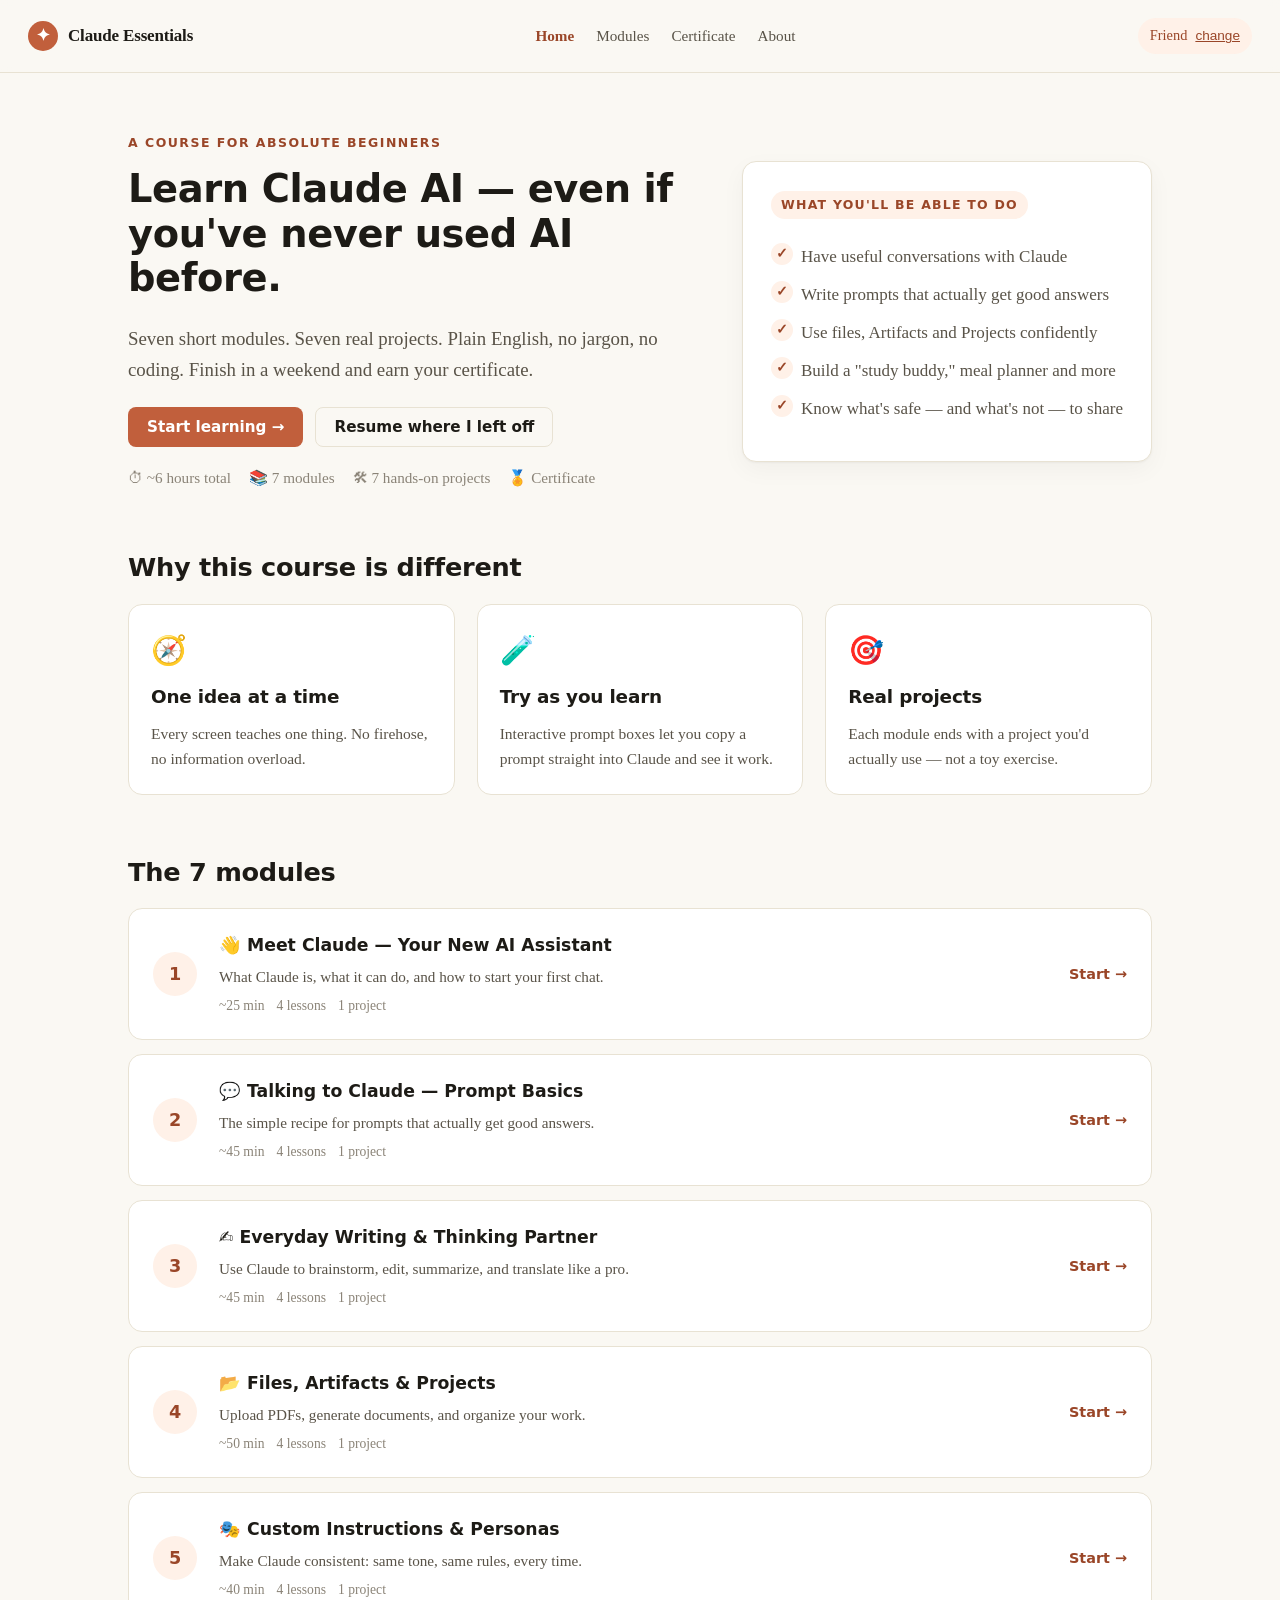
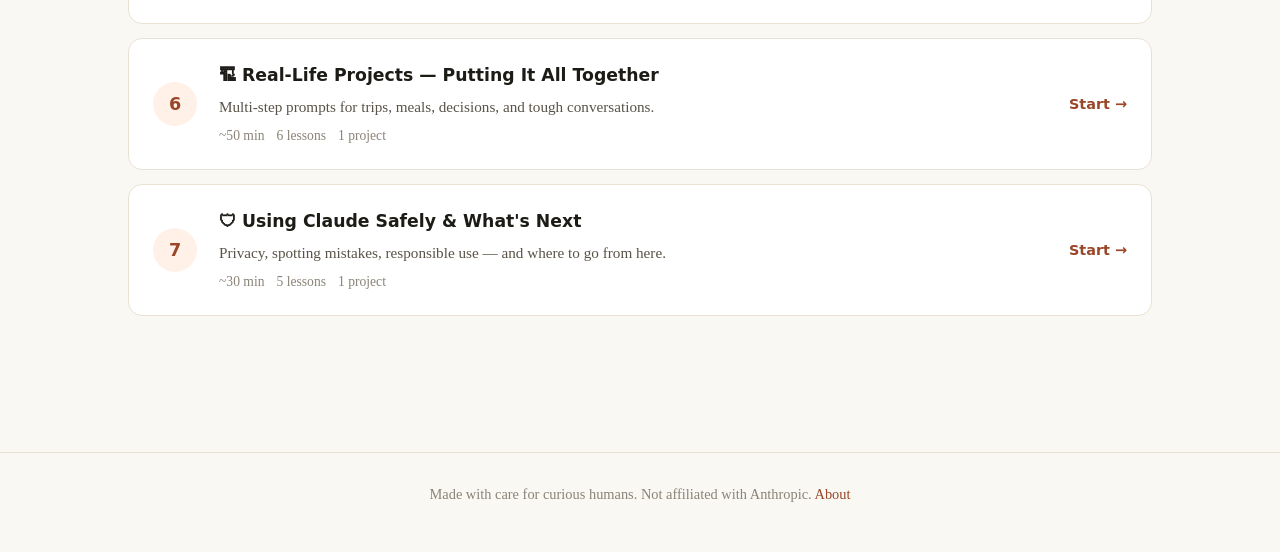
<file: claude-course/index.html>
<!DOCTYPE html>
<html lang="en">
<head>
<meta charset="UTF-8" />
<meta name="viewport" content="width=device-width, initial-scale=1.0" />
<title>Claude AI Essentials — A Beginner's Course</title>
<meta name="description" content="A friendly, hands-on course that teaches anyone how to use Claude AI — no tech background needed." />
<link rel="stylesheet" href="styles.css" />
</head>
<body>

<!-- ============ TOP NAV ============ -->
<header class="topbar">
  <div class="brand">
    <span class="brand-mark">✦</span>
    <span class="brand-name">Claude Essentials</span>
  </div>
  <nav class="topnav">
    <a href="#home" data-route="home">Home</a>
    <a href="#modules" data-route="modules">Modules</a>
    <a href="#certificate" data-route="certificate">Certificate</a>
    <a href="#about" data-route="about">About</a>
  </nav>
  <div class="learner-chip" id="learnerChip" hidden>
    <span id="learnerName">Friend</span>
    <button class="link-btn" id="changeNameBtn" title="Change name">change</button>
  </div>
</header>

<main id="app"><!-- views injected here --></main>

<footer class="footer">
  <p>Made with care for curious humans. Not affiliated with Anthropic. <a href="#about" data-route="about">About</a></p>
</footer>

<!-- ============ TEMPLATES ============ -->

<!-- HOME -->
<template id="tpl-home">
  <section class="hero">
    <div class="hero-inner">
      <p class="eyebrow">A course for absolute beginners</p>
      <h1>Learn Claude AI — even if you've never used AI before.</h1>
      <p class="lede">Seven short modules. Seven real projects. Plain English, no jargon, no coding. Finish in a weekend and earn your certificate.</p>
      <div class="hero-actions">
        <button class="btn btn-primary" id="startBtn">Start learning →</button>
        <button class="btn btn-ghost" id="resumeBtn" hidden>Resume where I left off</button>
      </div>
      <div class="hero-meta">
        <span>⏱ ~6 hours total</span>
        <span>📚 7 modules</span>
        <span>🛠 7 hands-on projects</span>
        <span>🏅 Certificate</span>
      </div>
    </div>
    <div class="hero-card">
      <div class="hero-card-inner">
        <div class="card-pill">What you'll be able to do</div>
        <ul class="checklist">
          <li>Have useful conversations with Claude</li>
          <li>Write prompts that actually get good answers</li>
          <li>Use files, Artifacts and Projects confidently</li>
          <li>Build a "study buddy," meal planner and more</li>
          <li>Know what's safe — and what's not — to share</li>
        </ul>
      </div>
    </div>
  </section>

  <section class="section">
    <h2>Why this course is different</h2>
    <div class="three-up">
      <div class="feature">
        <div class="feature-emoji">🧭</div>
        <h3>One idea at a time</h3>
        <p>Every screen teaches one thing. No firehose, no information overload.</p>
      </div>
      <div class="feature">
        <div class="feature-emoji">🧪</div>
        <h3>Try as you learn</h3>
        <p>Interactive prompt boxes let you copy a prompt straight into Claude and see it work.</p>
      </div>
      <div class="feature">
        <div class="feature-emoji">🎯</div>
        <h3>Real projects</h3>
        <p>Each module ends with a project you'd actually use — not a toy exercise.</p>
      </div>
    </div>
  </section>

  <section class="section">
    <h2>The 7 modules</h2>
    <ol class="module-list" id="homeModuleList"></ol>
  </section>
</template>

<!-- ONBOARDING -->
<template id="tpl-onboard">
  <section class="card center-card">
    <h2>Welcome 👋</h2>
    <p class="muted">First, what should we call you? Your name will appear on your certificate.</p>
    <input type="text" id="nameInput" placeholder="e.g. Maria Tan" maxlength="60" />
    <p class="hint">Stored only on this device. Nothing is sent anywhere.</p>
    <div class="row-end">
      <button class="btn btn-primary" id="saveNameBtn">Let's begin →</button>
    </div>
  </section>
</template>

<!-- MODULES LIST -->
<template id="tpl-modules">
  <section class="section">
    <h1>All modules</h1>
    <p class="muted">Complete each module's quiz and project to unlock the next.</p>
    <div class="progress-overall">
      <div class="progress-bar"><div class="progress-fill" id="overallFill"></div></div>
      <span id="overallText">0 of 7 complete</span>
    </div>
    <ol class="module-list" id="modulesList"></ol>
  </section>
</template>

<!-- MODULE DETAIL -->
<template id="tpl-module">
  <section class="module-page">
    <a href="#modules" data-route="modules" class="back-link">← All modules</a>
    <header class="module-header">
      <span class="module-num" id="modNum"></span>
      <h1 id="modTitle"></h1>
      <p class="module-intro" id="modIntro"></p>
      <div class="module-meta">
        <span id="modDuration"></span>
        <span id="modIcon"></span>
      </div>
    </header>

    <nav class="lesson-tabs" id="lessonTabs"></nav>

    <article class="lesson-body" id="lessonBody"></article>

    <section class="card quiz-card" id="quizCard">
      <h2>📝 Module quiz</h2>
      <p class="muted">Get 4 out of 5 to pass. You can retry any time.</p>
      <div id="quizContainer"></div>
      <div class="row-end">
        <button class="btn btn-primary" id="submitQuizBtn">Submit answers</button>
      </div>
      <div id="quizResult" class="quiz-result" hidden></div>
    </section>

    <section class="card project-card" id="projectCard">
      <h2>🛠 Your project</h2>
      <h3 id="projTitle"></h3>
      <p id="projDesc"></p>
      <div class="prompt-box">
        <div class="prompt-box-header">
          <span>Starter prompt</span>
          <button class="btn btn-tiny" data-copy-target="projPrompt">Copy</button>
          <a class="btn btn-tiny" id="projOpenClaude" href="https://claude.ai/new" target="_blank" rel="noopener">Open Claude →</a>
        </div>
        <pre id="projPrompt"></pre>
      </div>
      <h4>Steps to complete</h4>
      <ul class="checklist editable" id="projChecklist"></ul>
      <label class="done-line">
        <input type="checkbox" id="projDone" />
        I completed this project
      </label>
    </section>

    <div class="module-footer">
      <button class="btn btn-ghost" id="prevModBtn">← Previous</button>
      <button class="btn btn-primary" id="nextModBtn">Next module →</button>
    </div>
  </section>
</template>

<!-- CERTIFICATE -->
<template id="tpl-certificate">
  <section class="section">
    <h1>Your certificate</h1>
    <p class="muted" id="certStatus"></p>

    <div class="cert-wrap">
      <div class="certificate" id="certificate">
        <div class="cert-border">
          <div class="cert-inner">
            <div class="cert-seal">✦</div>
            <p class="cert-eyebrow">Certificate of Completion</p>
            <h2 class="cert-title">Claude AI Essentials</h2>
            <p class="cert-presented">This certifies that</p>
            <p class="cert-name" id="certName">Your Name</p>
            <p class="cert-presented">has successfully completed all seven modules,<br/>quizzes and hands-on projects of the<br/><strong>Claude AI Essentials — Beginner's Course</strong>.</p>
            <div class="cert-meta">
              <div>
                <p class="cert-label">Completed</p>
                <p class="cert-value" id="certDate">—</p>
              </div>
              <div>
                <p class="cert-label">Duration</p>
                <p class="cert-value">Approx. 6 hours</p>
              </div>
              <div>
                <p class="cert-label">Verification ID</p>
                <p class="cert-value mono" id="certId">—</p>
              </div>
            </div>
            <div class="cert-sig">
              <div class="cert-sig-line"></div>
              <p class="cert-sig-label">Claude Essentials Course</p>
            </div>
            <p class="cert-foot">An independent learning project. Not affiliated with Anthropic.</p>
          </div>
        </div>
      </div>
    </div>

    <div class="row-end no-print">
      <button class="btn btn-ghost" id="printCertBtn">🖨 Print / Save as PDF</button>
    </div>
  </section>
</template>

<!-- ABOUT -->
<template id="tpl-about">
  <section class="section narrow">
    <h1>About this course</h1>
    <p>Claude Essentials is a free, open, hands-on course that teaches non-technical people how to get the most out of Claude — the AI assistant by Anthropic.</p>
    <h3>Who it's for</h3>
    <ul>
      <li>Someone who's never used AI and wants a gentle start.</li>
      <li>A professional who wants real productivity wins, not abstract theory.</li>
      <li>A student, parent, or hobbyist exploring what AI can do for daily life.</li>
    </ul>
    <h3>How it works</h3>
    <ul>
      <li>Read short, plain-English lessons.</li>
      <li>Try interactive prompts that open directly in Claude.</li>
      <li>Pass a 5-question quiz at the end of each module.</li>
      <li>Complete a real project (you'll keep what you build).</li>
      <li>Earn a printable certificate at the end.</li>
    </ul>
    <h3>Your privacy</h3>
    <p>Your name and progress are saved only in your browser (localStorage). Nothing is uploaded anywhere. Clear your browser data and it's gone.</p>
    <h3>Reset</h3>
    <p>If you'd like a clean start, you can erase all progress.</p>
    <button class="btn btn-danger" id="resetBtn">Reset all progress</button>
  </section>
</template>

<script src="content.js"></script>
<script src="app.js"></script>
</body>
</html>
</file>
<file: claude-course/styles.css>
/* ============ Base ============ */
* { box-sizing: border-box; }
:root {
  --bg: #faf8f3;
  --bg-card: #ffffff;
  --ink: #1d1b16;
  --ink-soft: #595348;
  --muted: #8a8377;
  --accent: #c15f3c;       /* warm terracotta — Anthropic-ish */
  --accent-dark: #9a4628;
  --accent-soft: #fff1e8;
  --border: #e8e2d3;
  --good: #2f7d52;
  --bad: #b13a3a;
  --shadow: 0 1px 2px rgba(0,0,0,0.04), 0 8px 24px rgba(0,0,0,0.04);
  --radius: 14px;
  --radius-sm: 8px;
}
html, body { margin: 0; padding: 0; }
body {
  font-family: ui-serif, Georgia, 'Iowan Old Style', 'Apple Garamond', Baskerville, 'Times New Roman', serif;
  color: var(--ink);
  background: var(--bg);
  line-height: 1.65;
  font-size: 17px;
}
h1, h2, h3, h4 { font-family: ui-sans-serif, system-ui, -apple-system, "Segoe UI", Roboto, "Helvetica Neue", Arial, sans-serif; letter-spacing: -0.01em; }
h1 { font-size: 2.4rem; line-height: 1.15; margin: 0 0 0.6em; }
h2 { font-size: 1.6rem; margin: 1.6em 0 0.6em; }
h3 { font-size: 1.15rem; margin: 1.2em 0 0.4em; }
p { margin: 0 0 1em; }
a { color: var(--accent-dark); text-decoration: none; }
a:hover { text-decoration: underline; }
code, pre, .mono { font-family: ui-monospace, SFMono-Regular, "SF Mono", Menlo, Consolas, "Liberation Mono", monospace; }
.muted { color: var(--muted); }
.hint { color: var(--muted); font-size: 0.9rem; }

/* ============ Topbar ============ */
.topbar {
  display: flex; align-items: center; justify-content: space-between;
  padding: 18px 28px;
  border-bottom: 1px solid var(--border);
  background: rgba(250,248,243,0.85);
  backdrop-filter: blur(6px);
  position: sticky; top: 0; z-index: 50;
}
.brand { display: flex; align-items: center; gap: 10px; }
.brand-mark {
  display: inline-flex; align-items: center; justify-content: center;
  width: 30px; height: 30px; border-radius: 50%;
  background: var(--accent); color: #fff; font-weight: 700;
}
.brand-name { font-weight: 600; letter-spacing: -0.01em; }
.topnav { display: flex; gap: 22px; }
.topnav a { color: var(--ink-soft); font-size: 0.95rem; }
.topnav a.active { color: var(--accent-dark); font-weight: 600; }
.learner-chip {
  display: flex; align-items: center; gap: 8px;
  background: var(--accent-soft); color: var(--accent-dark);
  padding: 6px 12px; border-radius: 999px; font-size: 0.9rem;
}
.link-btn { background: transparent; border: none; color: var(--accent-dark); cursor: pointer; font-size: 0.85rem; padding: 0; text-decoration: underline; }

/* ============ Layout ============ */
main { max-width: 1080px; margin: 0 auto; padding: 36px 28px 80px; }
.section { margin: 56px 0; }
.section.narrow { max-width: 720px; }
.footer { text-align: center; padding: 30px 20px; color: var(--muted); font-size: 0.9rem; border-top: 1px solid var(--border); }

/* ============ Hero ============ */
.hero {
  display: grid; grid-template-columns: 1.4fr 1fr; gap: 40px;
  align-items: center; margin-top: 24px;
}
@media (max-width: 820px) { .hero { grid-template-columns: 1fr; } }
.eyebrow {
  text-transform: uppercase; letter-spacing: 0.12em; font-size: 0.78rem;
  color: var(--accent-dark); font-weight: 600; margin: 0 0 14px;
  font-family: ui-sans-serif, system-ui, sans-serif;
}
.lede { font-size: 1.18rem; color: var(--ink-soft); }
.hero-actions { display: flex; gap: 12px; margin: 22px 0 18px; flex-wrap: wrap; }
.hero-meta { display: flex; gap: 18px; flex-wrap: wrap; color: var(--muted); font-size: 0.95rem; }
.hero-card {
  background: var(--bg-card);
  border: 1px solid var(--border);
  border-radius: var(--radius);
  box-shadow: var(--shadow);
  padding: 28px;
}
.card-pill {
  display: inline-block;
  background: var(--accent-soft); color: var(--accent-dark);
  font-size: 0.78rem; text-transform: uppercase; letter-spacing: 0.1em;
  padding: 4px 10px; border-radius: 999px; margin-bottom: 14px;
  font-family: ui-sans-serif, system-ui, sans-serif; font-weight: 600;
}

/* ============ Buttons ============ */
.btn {
  font-family: ui-sans-serif, system-ui, sans-serif;
  font-size: 0.95rem; font-weight: 600;
  padding: 10px 18px; border-radius: var(--radius-sm);
  border: 1px solid transparent; cursor: pointer;
  transition: transform 0.05s ease, background 0.15s ease, color 0.15s ease, border 0.15s ease;
  display: inline-flex; align-items: center; gap: 8px; text-decoration: none;
}
.btn:active { transform: translateY(1px); }
.btn-primary { background: var(--accent); color: #fff; }
.btn-primary:hover { background: var(--accent-dark); text-decoration: none; }
.btn-ghost { background: transparent; color: var(--ink); border-color: var(--border); }
.btn-ghost:hover { border-color: var(--ink-soft); text-decoration: none; }
.btn-danger { background: transparent; color: var(--bad); border-color: var(--bad); }
.btn-danger:hover { background: var(--bad); color: #fff; text-decoration: none; }
.btn-tiny {
  background: var(--bg); border: 1px solid var(--border); color: var(--ink-soft);
  padding: 4px 10px; font-size: 0.8rem; border-radius: 6px; text-decoration: none;
}
.btn-tiny:hover { border-color: var(--accent); color: var(--accent-dark); text-decoration: none; }
.btn[disabled] { opacity: 0.5; cursor: not-allowed; }

/* ============ Card / Section ============ */
.card {
  background: var(--bg-card); border: 1px solid var(--border);
  border-radius: var(--radius); padding: 28px;
  box-shadow: var(--shadow); margin: 24px 0;
}
.center-card { max-width: 520px; margin: 80px auto; }
.row-end { display: flex; justify-content: flex-end; gap: 10px; margin-top: 16px; }

/* ============ Features ============ */
.three-up { display: grid; grid-template-columns: repeat(3, 1fr); gap: 22px; }
@media (max-width: 760px) { .three-up { grid-template-columns: 1fr; } }
.feature {
  background: var(--bg-card); padding: 22px; border-radius: var(--radius);
  border: 1px solid var(--border);
}
.feature-emoji { font-size: 1.8rem; }
.feature h3 { margin: 8px 0; }
.feature p { color: var(--ink-soft); margin: 0; font-size: 0.97rem; }

/* ============ Checklist ============ */
.checklist { list-style: none; padding: 0; margin: 0; }
.checklist li {
  position: relative; padding-left: 30px; margin: 10px 0; color: var(--ink-soft);
}
.checklist li::before {
  content: "✓"; position: absolute; left: 0; top: 0;
  width: 22px; height: 22px; border-radius: 50%;
  background: var(--accent-soft); color: var(--accent-dark);
  display: inline-flex; align-items: center; justify-content: center;
  font-weight: 700; font-size: 0.85rem;
}
.checklist.editable li { padding-left: 0; }
.checklist.editable li::before { content: none; }
.checklist.editable label { display: flex; gap: 10px; align-items: flex-start; cursor: pointer; }

/* ============ Module list ============ */
.module-list { list-style: none; padding: 0; margin: 0; counter-reset: m; }
.module-list li {
  background: var(--bg-card); border: 1px solid var(--border); border-radius: var(--radius);
  padding: 22px 24px; margin: 14px 0; display: flex; gap: 22px; align-items: center;
  transition: border 0.15s ease, transform 0.05s ease;
}
.module-list li:hover { border-color: var(--accent); }
.module-list li.locked { opacity: 0.55; }
.module-list li.locked:hover { border-color: var(--border); }
.module-list .m-num {
  width: 44px; height: 44px; border-radius: 50%;
  background: var(--accent-soft); color: var(--accent-dark);
  display: inline-flex; align-items: center; justify-content: center;
  font-weight: 700; font-family: ui-sans-serif, system-ui, sans-serif; font-size: 1.1rem;
  flex-shrink: 0;
}
.module-list .m-num.done { background: var(--good); color: #fff; }
.module-list .m-body { flex: 1; }
.module-list .m-title { font-weight: 600; font-family: ui-sans-serif, system-ui, sans-serif; font-size: 1.08rem; color: var(--ink); }
.module-list .m-desc { color: var(--ink-soft); font-size: 0.95rem; margin-top: 4px; }
.module-list .m-meta { font-size: 0.85rem; color: var(--muted); margin-top: 6px; display: flex; gap: 12px; }
.module-list .m-action { color: var(--accent-dark); font-weight: 600; font-family: ui-sans-serif, system-ui, sans-serif; font-size: 0.9rem; }
.module-list a { display: contents; color: inherit; }

/* ============ Progress ============ */
.progress-overall { display: flex; align-items: center; gap: 14px; margin: 16px 0 28px; }
.progress-bar { flex: 1; height: 10px; background: var(--border); border-radius: 999px; overflow: hidden; }
.progress-fill { height: 100%; background: var(--accent); width: 0%; transition: width 0.4s ease; }

/* ============ Module page ============ */
.module-page { max-width: 820px; margin: 0 auto; }
.back-link { font-size: 0.92rem; color: var(--ink-soft); }
.module-header { padding: 20px 0 12px; border-bottom: 1px solid var(--border); margin-bottom: 18px; }
.module-num {
  display: inline-block; background: var(--accent-soft); color: var(--accent-dark);
  padding: 4px 10px; border-radius: 999px; font-size: 0.8rem; font-weight: 600;
  font-family: ui-sans-serif, system-ui, sans-serif; letter-spacing: 0.05em;
}
.module-intro { font-size: 1.1rem; color: var(--ink-soft); }
.module-meta { display: flex; gap: 18px; color: var(--muted); font-size: 0.9rem; }

.lesson-tabs {
  display: flex; gap: 4px; flex-wrap: wrap;
  border-bottom: 1px solid var(--border); padding-bottom: 0;
  margin: 24px 0 0;
}
.lesson-tabs button {
  background: transparent; border: none; padding: 10px 14px;
  font-family: ui-sans-serif, system-ui, sans-serif; font-size: 0.92rem;
  color: var(--ink-soft); cursor: pointer; border-bottom: 2px solid transparent;
  border-radius: 0; margin-bottom: -1px;
}
.lesson-tabs button:hover { color: var(--ink); }
.lesson-tabs button.active { color: var(--accent-dark); border-bottom-color: var(--accent); font-weight: 600; }
.lesson-tabs button .tab-check { color: var(--good); margin-left: 4px; }

.lesson-body { padding: 28px 0; }
.lesson-body h2 { margin-top: 0; }
.lesson-body blockquote {
  border-left: 4px solid var(--accent); margin: 18px 0; padding: 4px 18px;
  background: var(--accent-soft); color: var(--ink-soft); border-radius: 0 var(--radius-sm) var(--radius-sm) 0;
}
.lesson-body .callout {
  background: #fff7ea; border: 1px solid #f3dba6; border-radius: var(--radius-sm);
  padding: 14px 18px; margin: 18px 0; color: #6b4a10;
}
.lesson-body .callout strong { color: #6b4a10; }
.lesson-body .compare {
  display: grid; grid-template-columns: 1fr 1fr; gap: 14px; margin: 18px 0;
}
@media (max-width: 700px) { .lesson-body .compare { grid-template-columns: 1fr; } }
.lesson-body .compare .bad, .lesson-body .compare .good {
  border-radius: var(--radius-sm); padding: 14px 16px; border: 1px solid var(--border);
}
.lesson-body .compare .bad { background: #fdecec; border-color: #f3c1c1; }
.lesson-body .compare .good { background: #ecf6ef; border-color: #b9dbc4; }
.lesson-body .compare .label {
  font-family: ui-sans-serif, system-ui, sans-serif; font-size: 0.75rem;
  text-transform: uppercase; letter-spacing: 0.1em; font-weight: 700; margin-bottom: 6px;
}
.lesson-body .compare .bad .label { color: #b13a3a; }
.lesson-body .compare .good .label { color: #2f7d52; }
.lesson-body table { width: 100%; border-collapse: collapse; margin: 14px 0; }
.lesson-body th, .lesson-body td { padding: 10px 12px; text-align: left; border-bottom: 1px solid var(--border); }
.lesson-body th { background: var(--bg); font-family: ui-sans-serif, system-ui, sans-serif; font-size: 0.85rem; }

/* Prompt box */
.prompt-box {
  background: #1d1b16; color: #f3ead8; border-radius: var(--radius-sm); margin: 16px 0;
  border: 1px solid #2a2620; overflow: hidden;
}
.prompt-box-header {
  display: flex; gap: 8px; align-items: center; justify-content: space-between;
  padding: 8px 12px; background: #2a2620; color: #d6cbb4; font-size: 0.85rem;
  font-family: ui-sans-serif, system-ui, sans-serif;
}
.prompt-box-header span { flex: 1; }
.prompt-box-header .btn-tiny { background: #3a342a; border-color: #4a4337; color: #f3ead8; }
.prompt-box-header .btn-tiny:hover { background: #4a4337; color: #fff; }
.prompt-box pre {
  margin: 0; padding: 16px 18px; white-space: pre-wrap; word-break: break-word;
  font-family: ui-monospace, SFMono-Regular, Menlo, Consolas, monospace; font-size: 0.92rem; line-height: 1.6;
}

/* Checkpoint mini-quiz inline */
.checkpoint {
  background: #f6f0e3; border: 1px solid var(--border); border-radius: var(--radius-sm);
  padding: 16px 18px; margin: 18px 0;
}
.checkpoint h4 { margin: 0 0 8px; font-size: 0.95rem; }
.checkpoint .ck-opts { display: flex; flex-direction: column; gap: 6px; }
.checkpoint label { display: flex; gap: 8px; align-items: center; cursor: pointer; padding: 6px 8px; border-radius: 6px; }
.checkpoint label:hover { background: rgba(0,0,0,0.04); }
.checkpoint .ck-feedback { font-size: 0.9rem; margin-top: 8px; }
.checkpoint .ck-feedback.right { color: var(--good); }
.checkpoint .ck-feedback.wrong { color: var(--bad); }

/* Quiz card */
.quiz-card .q { margin: 18px 0; padding-bottom: 18px; border-bottom: 1px dashed var(--border); }
.quiz-card .q:last-of-type { border-bottom: none; }
.quiz-card .q-text { font-weight: 600; margin-bottom: 8px; font-family: ui-sans-serif, system-ui, sans-serif; }
.quiz-card .q-opts { display: flex; flex-direction: column; gap: 6px; }
.quiz-card label { display: flex; gap: 10px; align-items: center; cursor: pointer; padding: 6px 8px; border-radius: 6px; }
.quiz-card label:hover { background: rgba(0,0,0,0.04); }
.quiz-card label.correct { background: #e7f4ec; }
.quiz-card label.incorrect { background: #fbe8e8; }
.quiz-card label.user-pick { outline: 2px solid var(--accent); }
.quiz-result { margin-top: 18px; padding: 14px 16px; border-radius: var(--radius-sm); font-family: ui-sans-serif, system-ui, sans-serif; }
.quiz-result.pass { background: #e7f4ec; color: var(--good); }
.quiz-result.fail { background: #fbe8e8; color: var(--bad); }

/* Project card */
.project-card h3 { margin-top: 0; }
.done-line { display: flex; gap: 10px; align-items: center; margin-top: 14px; font-family: ui-sans-serif, system-ui, sans-serif; }

.module-footer { display: flex; justify-content: space-between; margin: 30px 0 60px; }

/* Inputs */
input[type="text"] {
  width: 100%; padding: 12px 14px; border: 1px solid var(--border);
  border-radius: var(--radius-sm); font-size: 1rem; font-family: inherit;
  background: var(--bg-card); color: var(--ink); margin: 10px 0;
}
input[type="text"]:focus { outline: 2px solid var(--accent); outline-offset: 1px; border-color: var(--accent); }

/* ============ Certificate ============ */
.cert-wrap { display: flex; justify-content: center; padding: 24px 0; }
.certificate {
  width: 100%; max-width: 900px;
  background: #fffdf6;
  aspect-ratio: 1.41 / 1;
  padding: 24px;
  position: relative;
  box-shadow: 0 20px 50px rgba(0,0,0,0.12);
}
.cert-border {
  border: 2px solid var(--accent);
  height: 100%;
  padding: 8px;
}
.cert-inner {
  border: 1px solid var(--accent);
  height: 100%;
  padding: 40px 60px;
  text-align: center;
  display: flex; flex-direction: column; justify-content: center; align-items: center;
  font-family: ui-serif, Georgia, serif;
}
.cert-seal {
  width: 64px; height: 64px; border-radius: 50%; background: var(--accent); color: #fff;
  display: inline-flex; align-items: center; justify-content: center; font-size: 1.8rem;
  margin-bottom: 14px;
}
.cert-eyebrow { text-transform: uppercase; letter-spacing: 0.3em; font-size: 0.85rem; color: var(--accent-dark); margin: 0; }
.cert-title { font-size: 2.6rem; margin: 8px 0 16px; color: var(--ink); }
.cert-presented { color: var(--ink-soft); margin: 6px 0; }
.cert-name { font-family: "Snell Roundhand", "Apple Chancery", "Bradley Hand", "Brush Script MT", cursive; font-size: 3.2rem; color: var(--accent-dark); margin: 8px 0 20px; }
.cert-meta { display: flex; gap: 50px; margin: 30px 0 10px; }
.cert-label { text-transform: uppercase; letter-spacing: 0.15em; font-size: 0.7rem; color: var(--muted); margin: 0; }
.cert-value { font-size: 0.95rem; margin: 4px 0 0; }
.cert-sig { margin-top: 24px; }
.cert-sig-line { width: 220px; height: 1px; background: var(--ink-soft); margin: 0 auto; }
.cert-sig-label { font-size: 0.85rem; color: var(--ink-soft); margin: 6px 0 0; }
.cert-foot { position: absolute; bottom: 30px; left: 0; right: 0; font-size: 0.75rem; color: var(--muted); }

@media (max-width: 760px) {
  .cert-title { font-size: 1.7rem; }
  .cert-name { font-size: 2.2rem; }
  .cert-inner { padding: 24px 20px; }
  .cert-meta { flex-direction: column; gap: 12px; }
}

@media print {
  body { background: #fff; }
  .topbar, .footer, .no-print, .module-footer { display: none !important; }
  main { padding: 0; max-width: none; }
  .certificate { box-shadow: none; max-width: none; }
}
</file>
